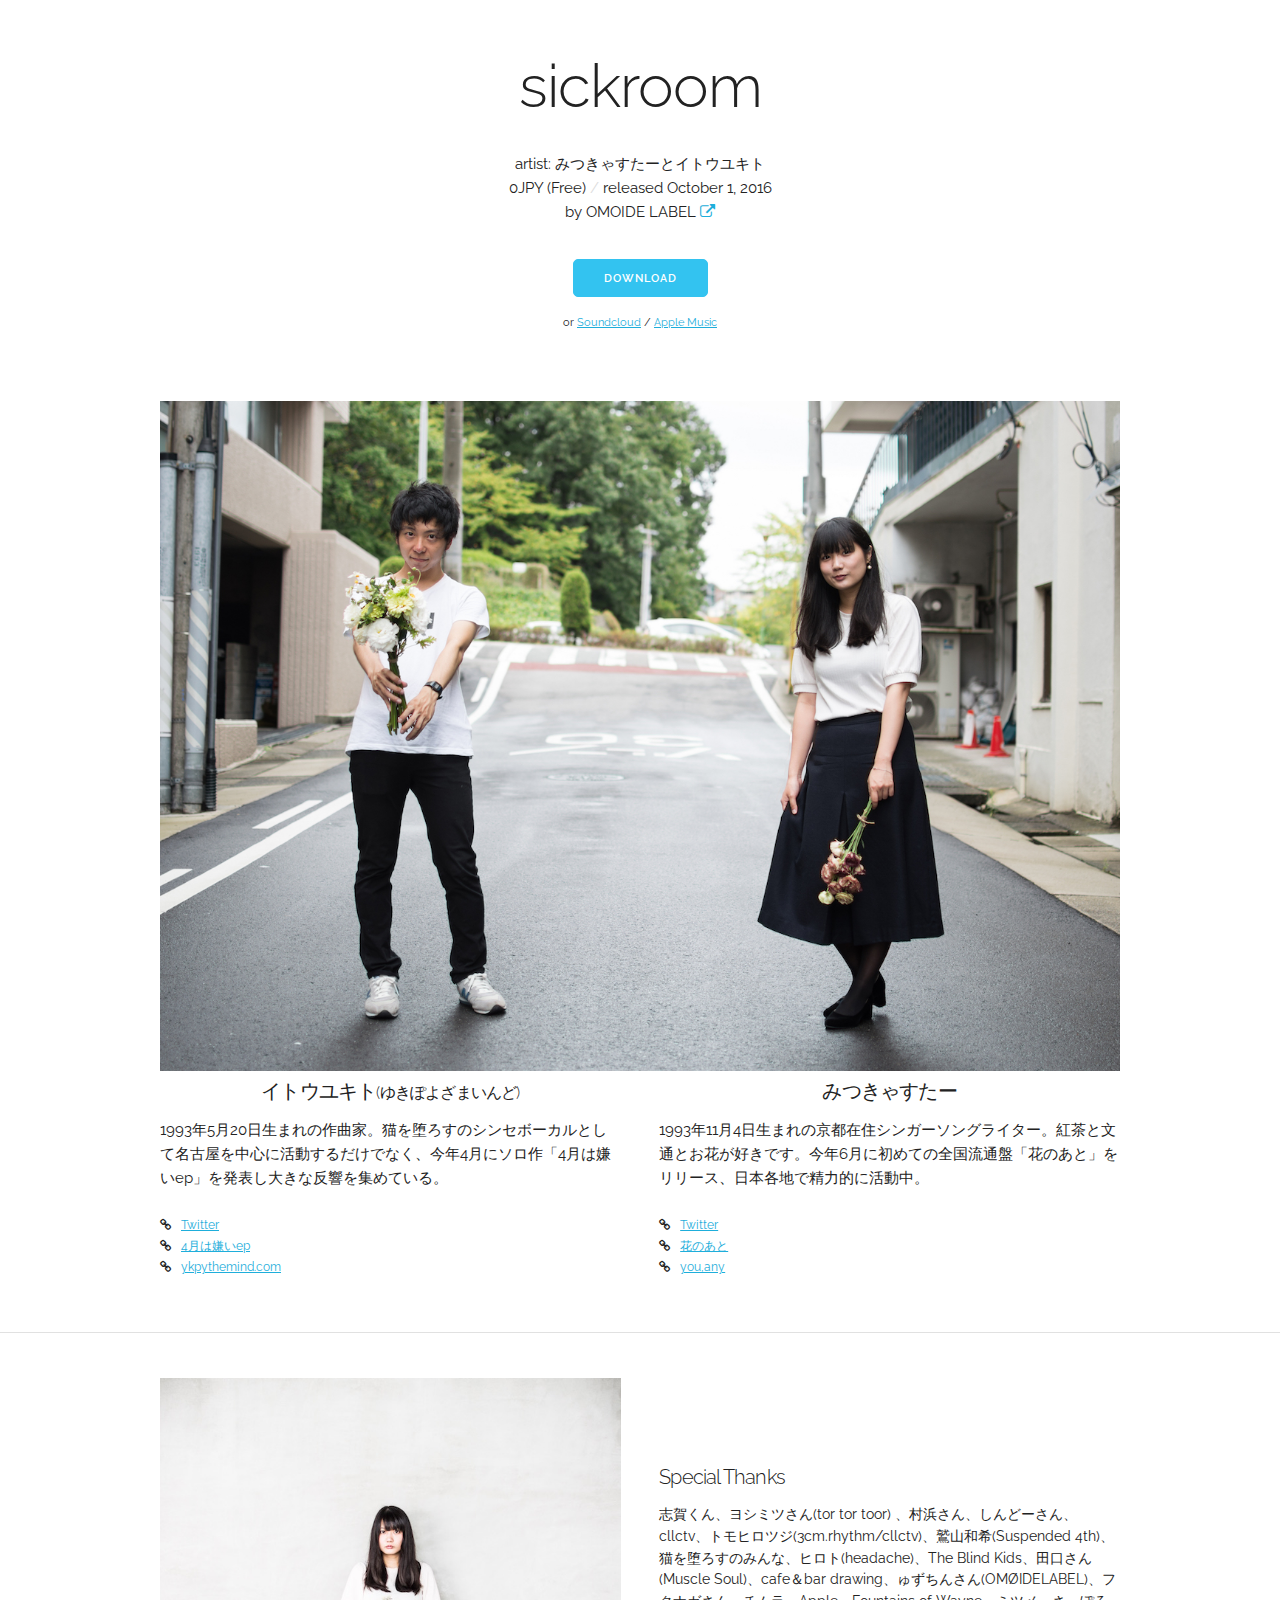
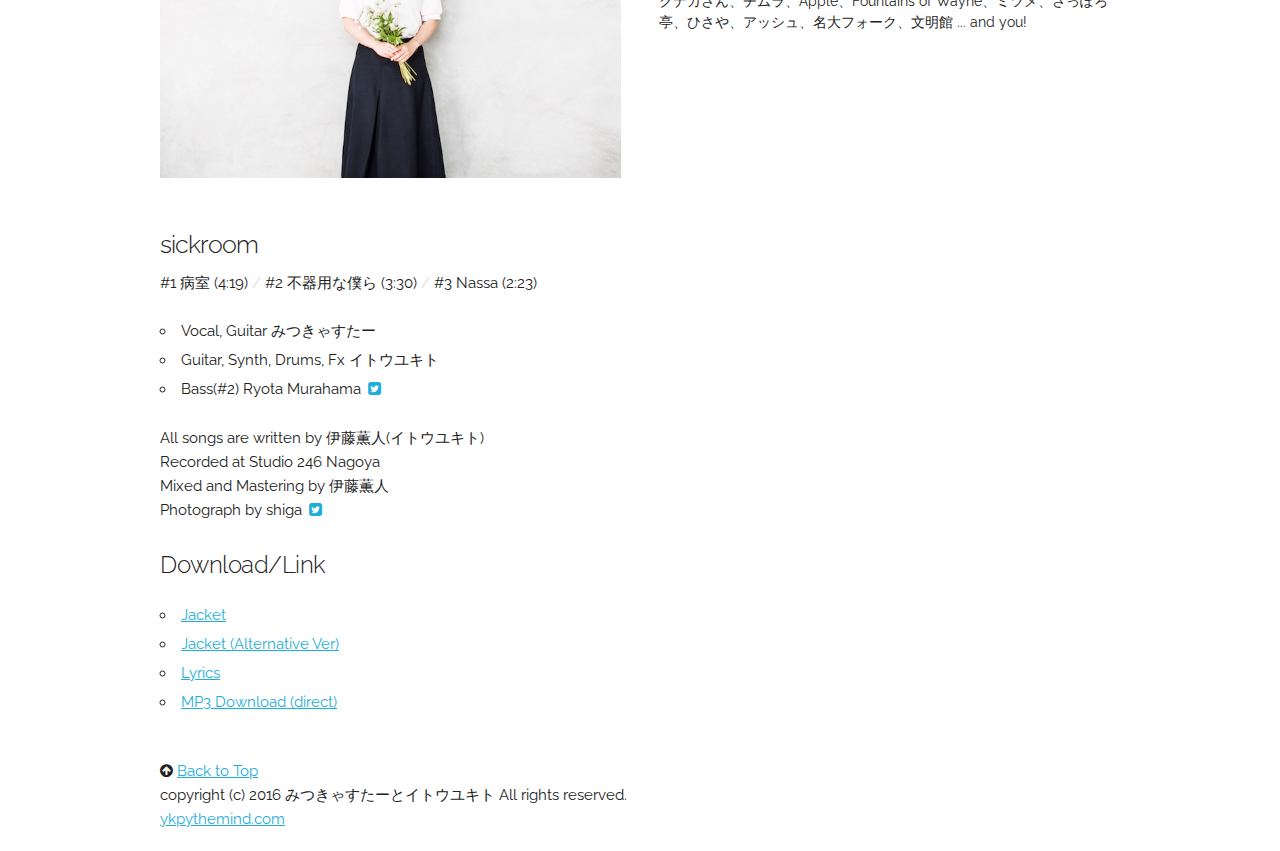
<file: docs/index.html>
<!DOCTYPE html>
<html lang="ja">
<head>

  <!-- Basic Page Needs
  –––––––––––––––––––––––––––––––––––––––––––––––––– -->
  <meta charset="utf-8">
  <title>sickroom</title>
  <meta name="description" content="">
  <meta name="author" content="Yukito Ito">

  <!-- Mobile Specific Metas
  –––––––––––––––––––––––––––––––––––––––––––––––––– -->
  <meta name="viewport" content="width=device-width, initial-scale=1">

  <!-- FONT
  –––––––––––––––––––––––––––––––––––––––––––––––––– -->
  <link href="http://fonts.googleapis.com/css?family=Raleway:400,300,600" rel="stylesheet" type="text/css">
  <link href="http://netdna.bootstrapcdn.com/font-awesome/4.0.3/css/font-awesome.css" rel="stylesheet">

  <!-- CSS
  –––––––––––––––––––––––––––––––––––––––––––––––––– -->
  <link rel="stylesheet" href="css/normalize.css">
  <link rel="stylesheet" href="css/skeleton.css">
  <link rel="stylesheet" href="css/style.css">

  <!-- Scripts
   –––––––––––––––––––––––––––––––––––––––––––––––––– -->
  <script src="js/jquery-1.11.2.min.js"></script>
  <script src="js/myscript.js"></script>
  <script src="js/jquery.easing.1.3.js"></script>
</head>
<body>


  <!-- Primary Page Layout
  –––––––––––––––––––––––––––––––––––––––––––––––––– -->
  <div class="container topzone" id="top">
    <div class="row">
      <div class="twelve columns" style="margin-top: 5rem">
        <h1 style="">sickroom</h1>
        <p>artist: みつきゃすたーとイトウユキト<br>
        0JPY (Free)  <span class="g">/</span> released October 1, 2016  <br>
          by OMOIDE LABEL <a href="http://omoidelabel.bandcamp.com" target="_blank"><i class="fa fa-external-link" aria-hidden="true"></i></a>
         </p>

      </div>
    </div>


    <div class="row downlink">
      <div class="twelve columns downs">
        <a class="button button-primary" href="https://omoidelabel.bandcamp.com/album/sickroom" target="_blank">DOWNLOAD</a>
        <div style="font-size:70%; margin-top:7px;">or <a href="https://soundcloud.com/1bridgeburningsisters/sets/sickroom" target="_blank">Soundcloud</a>
          / <a href="https://itun.es/jp/squDfb" target="_blank">Apple Music</a>
        </div>
      </div>
    </div>

  </div>



  <div class="container" id="profile">
  <img src="img/art_mini_.jpg" class="u-max-full-width">
    <div class="row">
      <div class="one-half column">
        <h4 class="c">イトウユキト<small>(ゆきぽよざまいんど)</small></h4>
        <p>1993年5月20日生まれの作曲家。猫を堕ろすのシンセボーカルとして名古屋を中心に活動するだけでなく、今年4月にソロ作「4月は嫌いep」を発表し大きな反響を集めている。</p>
        <ul class="proflink">
          <li><a href="https://twitter.com/ykpythemind" target="_blank">Twitter</a></li>
          <li><a href="http://ykpythemind.com/hate4" target="_blank">4月は嫌いep</a></li>
          <li><a href="http://ykpythemind.com/" target="_blank">ykpythemind.com</a></li>
        </ul>
      </div>
      <div class="one-half column">
        <h4 class="c">みつきゃすたー</h4>
        <p>1993年11月4日生まれの京都在住シンガーソングライター。紅茶と文通とお花が好きです。今年6月に初めての全国流通盤「花のあと」をリリース、日本各地で精力的に活動中。</p>
        <ul class="proflink">
          <li><a href="https://twitter.com/M_telecaster" target="_blank">Twitter</a></li>
          <li><a href="http://mitsucaster.com/hana" target="_blank">花のあと</a></li>
          <li><a href="http://you-any.jimdo.com" target="_blank">you,any</a></li>
        </ul>

      </div>
    </div>

  </div>


<hr>

    <div class="container" id="credit">
      <div class="row">
        <div class="six columns ">

<div class="creditjacket"></div>
<h3>sickroom</h3>
    #1 病室 (4:19) <span class="g">/</span> #2 不器用な僕ら (3:30) <span class="g">/</span> #3 Nassa (2:23)<br>

<br>
   <ul class="" style="">
     <li>Vocal, Guitar みつきゃすたー</li>
   <li>Guitar, Synth, Drums, Fx イトウユキト</li>
    <li>Bass(#2) Ryota Murahama <a href="https://twitter.com/Lyota1969" target="_blank"><i class="fa fa-fw fa-twitter-square" aria-hidden="true"></i></a> </li>
   </ul>

   <p>All songs are written by 伊藤薫人(イトウユキト)<br>
     Recorded at Studio 246 Nagoya <br>
     Mixed and Mastering by 伊藤薫人 <br>
     Photograph by shiga <a href="https://twitter.com/shigaaaa21" target="_blank"><i class="fa fa-fw fa-twitter-square" aria-hidden="true"></i></a>

   </p>


<h5>Download/Link</h5>
<div class="dow">

  <ul>
  <li><a href="img/jac_ford.jpg">Jacket</a></li>
  <li><a href="img/jac_ford_al.jpg">Jacket (Alternative Ver)</a></li>
    <li><a href="lyrics.html" target="_blank">Lyrics</a></li>
      <li><a href="sickroom_mp3.zip" target="_blank">MP3 Download (direct)</a></li>
</ul>
</div>

        </div>
        <div class="six columns" style="margin-top:10%;">
          <h4>Special Thanks</h4>
          <p class="l">

  志賀くん、ヨシミツさん(tor tor toor) 、村浜さん、しんどーさん、cllctv、トモヒロツジ(3cm.rhythm/cllctv)、鷲山和希(Suspended 4th)、猫を堕ろすのみんな、ヒロト(headache)、The Blind Kids、田口さん(Muscle Soul)、cafe＆bar drawing、ゅずちんさん(OMØIDELABEL)、フクナガさん、チムラ、Apple、Fountains of Wayne、ミツメ、さっぽろ亭、ひさや、アッシュ、名大フォーク、文明館 ... and you!

          </p>
        </div>
      </div>

    </div>


    <div class="container" style="margin-top:2rem;margin-bottom:2rem;">
      <i class="fa fa-arrow-circle-up" aria-hidden="true"></i> <a href="#top" class="scroll">Back to Top</a><br>
        copyright (c) 2016 みつきゃすたーとイトウユキト All rights reserved. <br>
        <a href="http://ykpythemind.com/" target="_blank">ykpythemind.com</a>
    </div>


<!-- End Document
  –––––––––––––––––––––––––––––––––––––––––––––––––– -->
</body>
</html>
</file>
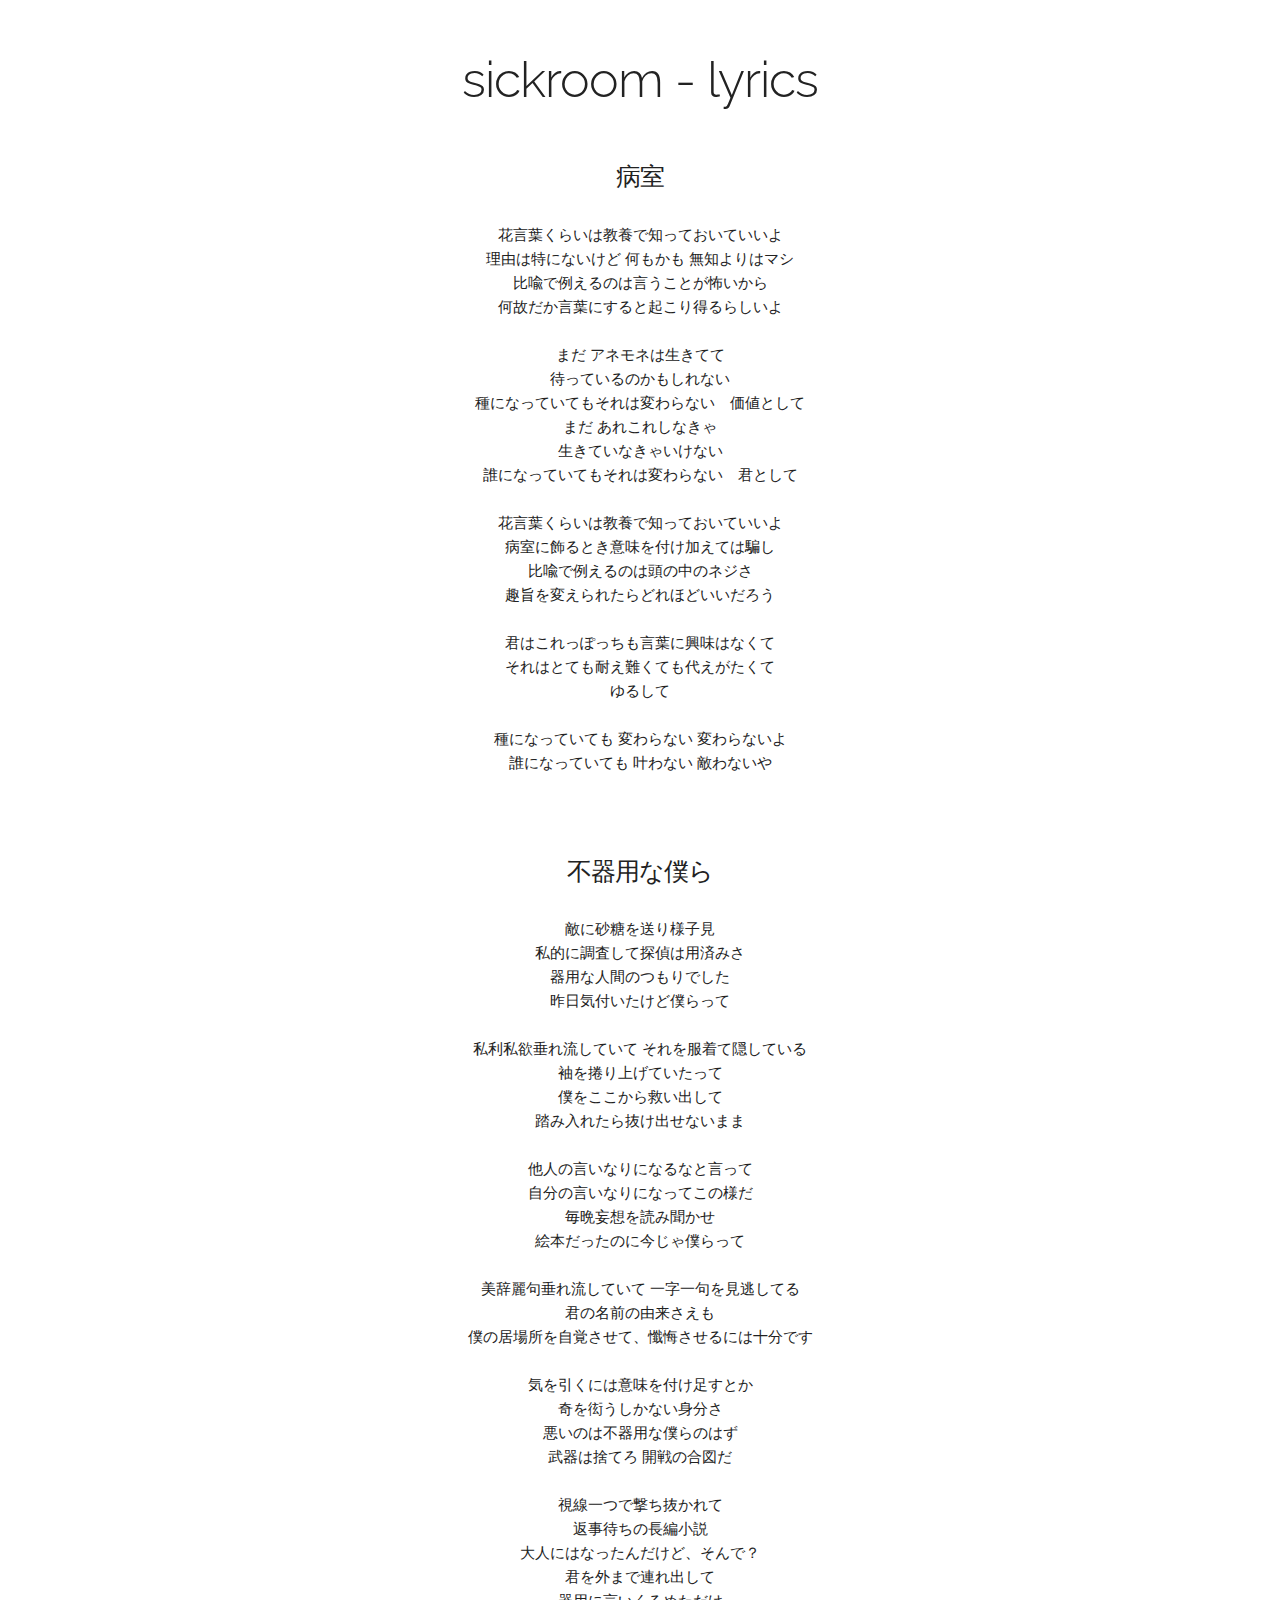
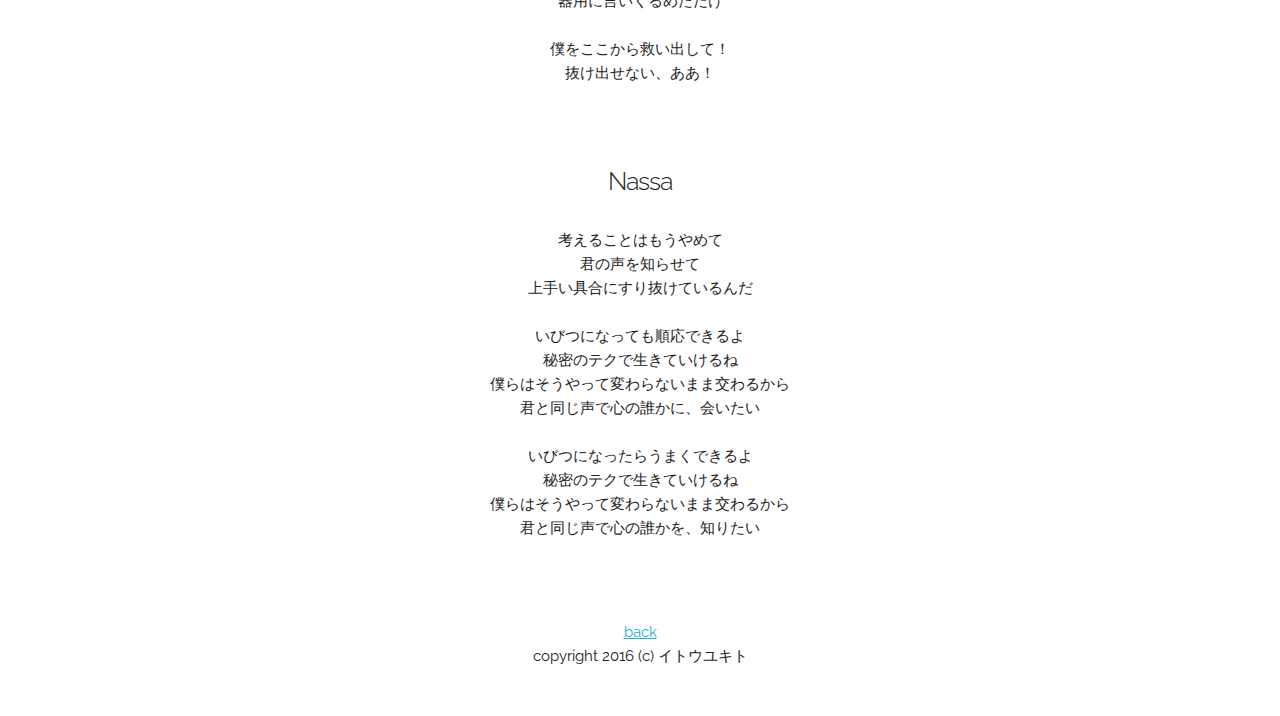
<file: docs/lyrics.html>
<!DOCTYPE html>
<html lang="ja">
<head>

  <!-- Basic Page Needs
  –––––––––––––––––––––––––––––––––––––––––––––––––– -->
  <meta charset="utf-8">
  <title>sickroom - lyrics</title>
  <meta name="description" content="">
  <meta name="author" content="">

  <!-- Mobile Specific Metas
  –––––––––––––––––––––––––––––––––––––––––––––––––– -->
  <meta name="viewport" content="width=device-width, initial-scale=1">

  <!-- FONT
  –––––––––––––––––––––––––––––––––––––––––––––––––– -->
  <link href="http://fonts.googleapis.com/css?family=Raleway:400,300,600" rel="stylesheet" type="text/css">

  <!-- CSS
  –––––––––––––––––––––––––––––––––––––––––––––––––– -->
  <link rel="stylesheet" href="css/normalize.css">
  <link rel="stylesheet" href="css/skeleton.css">
  <link rel="stylesheet" href="css/style.css">

  <!-- Scripts
   –––––––––––––––––––––––––––––––––––––––––––––––––– -->
   <script src="js/jquery-1.11.2.min.js"></script>
   <script src="js/myscript.js"></script>
   <style type="text/css">
   h1{  margin:5rem auto;width:60%; font-size:5rem; text-align:center;}
    h3{margin-top:2rem; margin-bottom: 3rem;}

    .ly{ margin-bottom:8rem; }

   </style>
</head>
<body>

<h1 style="">sickroom - lyrics</h1>


<div class="container" >

<div style="text-align:center;">

  <div class="ly">
<h3>病室 </h3>


花言葉くらいは教養で知っておいていいよ <br>
理由は特にないけど 何もかも 無知よりはマシ<br>
比喩で例えるのは言うことが怖いから<br>
何故だか言葉にすると起こり得るらしいよ<br>
<br>
まだ アネモネは生きてて<br>
待っているのかもしれない<br>
種になっていてもそれは変わらない　価値として<br>
まだ あれこれしなきゃ<br>
生きていなきゃいけない<br>
誰になっていてもそれは変わらない　君として<br>
<br>
花言葉くらいは教養で知っておいていいよ<br>
病室に飾るとき意味を付け加えては騙し<br>
比喩で例えるのは頭の中のネジさ<br>
趣旨を変えられたらどれほどいいだろう<br>
<br>
君はこれっぽっちも言葉に興味はなくて<br>
それはとても耐え難くても代えがたくて<br>
ゆるして<br>
<br>
種になっていても 変わらない 変わらないよ<br>
誰になっていても 叶わない 敵わないや <br>

</div>


<div class="ly">


<h3>不器用な僕ら</h3>


敵に砂糖を送り様子見<br>
私的に調査して探偵は用済みさ<br>
器用な人間のつもりでした<br>
昨日気付いたけど僕らって<br>
<br>
私利私欲垂れ流していて それを服着て隠している<br>
袖を捲り上げていたって<br>
僕をここから救い出して<br>
踏み入れたら抜け出せないまま<br>
<br>
他人の言いなりになるなと言って<br>
自分の言いなりになってこの様だ<br>
毎晩妄想を読み聞かせ<br>
絵本だったのに今じゃ僕らって<br>
<br>
美辞麗句垂れ流していて 一字一句を見逃してる<br>
君の名前の由来さえも<br>
僕の居場所を自覚させて、懺悔させるには十分です<br>
<br>
気を引くには意味を付け足すとか<br>
奇を衒うしかない身分さ<br>
悪いのは不器用な僕らのはず<br>
武器は捨てろ 開戦の合図だ <br>
<br>
視線一つで撃ち抜かれて<br>
返事待ちの長編小説<br>
大人にはなったんだけど、そんで？<br>
君を外まで連れ出して<br>
器用に言いくるめただけ <br>
<br>
僕をここから救い出して！<br>
抜け出せない、ああ！ <br>


</div>

<div class="ly">

<h3>Nassa</h3>


考えることはもうやめて <br>
君の声を知らせて <br>
上手い具合にすり抜けているんだ <br>
 <br>
いびつになっても順応できるよ <br>
秘密のテクで生きていけるね <br>
僕らはそうやって変わらないまま交わるから <br>
君と同じ声で心の誰かに、会いたい <br>
 <br>
いびつになったらうまくできるよ <br>
秘密のテクで生きていけるね <br>
僕らはそうやって変わらないまま交わるから <br>
君と同じ声で心の誰かを、知りたい <br>

</div>



<a href="index.html">back</a><br>
copyright 2016 (c) イトウユキト

</div>
<br><br>

</div>

<!-- End Document
  –––––––––––––––––––––––––––––––––––––––––––––––––– -->
</body>
</html>
</file>
<file: docs/css/skeleton.css>
/*
* Skeleton V2.0.4
* Copyright 2014, Dave Gamache
* www.getskeleton.com
* Free to use under the MIT license.
* http://www.opensource.org/licenses/mit-license.php
* 12/29/2014
*/


/* Table of contents
––––––––––––––––––––––––––––––––––––––––––––––––––
- Grid
- Base Styles
- Typography
- Links
- Buttons
- Forms
- Lists
- Code
- Tables
- Spacing
- Utilities
- Clearing
- Media Queries
*/


/* Grid
–––––––––––––––––––––––––––––––––––––––––––––––––– */
.container {
  position: relative;
  width: 100%;
  max-width: 960px;
  margin: 0 auto;
  padding: 0 20px;
  box-sizing: border-box; }
.column,
.columns {
  width: 100%;
  float: left;
  box-sizing: border-box; }

/* For devices larger than 400px */
@media (min-width: 400px) {
  .container {
    width: 85%;
    padding: 0; }
}

/* For devices larger than 550px */
@media (min-width: 550px) {
  .container {
    width: 80%; }
  .column,
  .columns {
    margin-left: 4%; }
  .column:first-child,
  .columns:first-child {
    margin-left: 0; }

  .one.column,
  .one.columns                    { width: 4.66666666667%; }
  .two.columns                    { width: 13.3333333333%; }
  .three.columns                  { width: 22%;            }
  .four.columns                   { width: 30.6666666667%; }
  .five.columns                   { width: 39.3333333333%; }
  .six.columns                    { width: 48%;            }
  .seven.columns                  { width: 56.6666666667%; }
  .eight.columns                  { width: 65.3333333333%; }
  .nine.columns                   { width: 74.0%;          }
  .ten.columns                    { width: 82.6666666667%; }
  .eleven.columns                 { width: 91.3333333333%; }
  .twelve.columns                 { width: 100%; margin-left: 0; }

  .one-third.column               { width: 30.6666666667%; }
  .two-thirds.column              { width: 65.3333333333%; }

  .one-half.column                { width: 48%; }

  /* Offsets */
  .offset-by-one.column,
  .offset-by-one.columns          { margin-left: 8.66666666667%; }
  .offset-by-two.column,
  .offset-by-two.columns          { margin-left: 17.3333333333%; }
  .offset-by-three.column,
  .offset-by-three.columns        { margin-left: 26%;            }
  .offset-by-four.column,
  .offset-by-four.columns         { margin-left: 34.6666666667%; }
  .offset-by-five.column,
  .offset-by-five.columns         { margin-left: 43.3333333333%; }
  .offset-by-six.column,
  .offset-by-six.columns          { margin-left: 52%;            }
  .offset-by-seven.column,
  .offset-by-seven.columns        { margin-left: 60.6666666667%; }
  .offset-by-eight.column,
  .offset-by-eight.columns        { margin-left: 69.3333333333%; }
  .offset-by-nine.column,
  .offset-by-nine.columns         { margin-left: 78.0%;          }
  .offset-by-ten.column,
  .offset-by-ten.columns          { margin-left: 86.6666666667%; }
  .offset-by-eleven.column,
  .offset-by-eleven.columns       { margin-left: 95.3333333333%; }

  .offset-by-one-third.column,
  .offset-by-one-third.columns    { margin-left: 34.6666666667%; }
  .offset-by-two-thirds.column,
  .offset-by-two-thirds.columns   { margin-left: 69.3333333333%; }

  .offset-by-one-half.column,
  .offset-by-one-half.columns     { margin-left: 52%; }

}


/* Base Styles
–––––––––––––––––––––––––––––––––––––––––––––––––– */
/* NOTE
html is set to 62.5% so that all the REM measurements throughout Skeleton
are based on 10px sizing. So basically 1.5rem = 15px :) */
html {
  font-size: 62.5%; }
body {
  font-size: 1.5em; /* currently ems cause chrome bug misinterpreting rems on body element */
  line-height: 1.6;
  font-weight: 400;
  font-family: "Raleway", "HelveticaNeue", "Helvetica Neue", Helvetica, Arial, sans-serif;
  color: #222; }


/* Typography
–––––––––––––––––––––––––––––––––––––––––––––––––– */
h1, h2, h3, h4, h5, h6 {
  margin-top: 0;
  margin-bottom: 2rem;
  font-weight: 300; }
h1 { font-size: 4.0rem; line-height: 1.2;  letter-spacing: -.1rem;}
h2 { font-size: 3.6rem; line-height: 1.25; letter-spacing: -.1rem; }
h3 { font-size: 3.0rem; line-height: 1.3;  letter-spacing: -.1rem; }
h4 { font-size: 2.4rem; line-height: 1.35; letter-spacing: -.08rem; }
h5 { font-size: 1.8rem; line-height: 1.5;  letter-spacing: -.05rem; }
h6 { font-size: 1.5rem; line-height: 1.6;  letter-spacing: 0; }

/* Larger than phablet */
@media (min-width: 550px) {
  h1 { font-size: 5.0rem; }
  h2 { font-size: 4.2rem; }
  h3 { font-size: 3.6rem; }
  h4 { font-size: 3.0rem; }
  h5 { font-size: 2.4rem; }
  h6 { font-size: 1.5rem; }
}

p {
  margin-top: 0; }


/* Links
–––––––––––––––––––––––––––––––––––––––––––––––––– */
a {
  color: #1EAEDB; }
a:hover {
  color: #0FA0CE; }


/* Buttons
–––––––––––––––––––––––––––––––––––––––––––––––––– */
.button,
button,
input[type="submit"],
input[type="reset"],
input[type="button"] {
  display: inline-block;
  height: 38px;
  padding: 0 30px;
  color: #555;
  text-align: center;
  font-size: 11px;
  font-weight: 600;
  line-height: 38px;
  letter-spacing: .1rem;
  text-transform: uppercase;
  text-decoration: none;
  white-space: nowrap;
  background-color: transparent;
  border-radius: 4px;
  border: 1px solid #bbb;
  cursor: pointer;
  box-sizing: border-box; }
.button:hover,
button:hover,
input[type="submit"]:hover,
input[type="reset"]:hover,
input[type="button"]:hover,
.button:focus,
button:focus,
input[type="submit"]:focus,
input[type="reset"]:focus,
input[type="button"]:focus {
  color: #333;
  border-color: #888;
  outline: 0; }
.button.button-primary,
button.button-primary,
input[type="submit"].button-primary,
input[type="reset"].button-primary,
input[type="button"].button-primary {
  color: #FFF;
  background-color: #33C3F0;
  border-color: #33C3F0; }
.button.button-primary:hover,
button.button-primary:hover,
input[type="submit"].button-primary:hover,
input[type="reset"].button-primary:hover,
input[type="button"].button-primary:hover,
.button.button-primary:focus,
button.button-primary:focus,
input[type="submit"].button-primary:focus,
input[type="reset"].button-primary:focus,
input[type="button"].button-primary:focus {
  color: #FFF;
  background-color: #1EAEDB;
  border-color: #1EAEDB; }


/* Forms
–––––––––––––––––––––––––––––––––––––––––––––––––– */
input[type="email"],
input[type="number"],
input[type="search"],
input[type="text"],
input[type="tel"],
input[type="url"],
input[type="password"],
textarea,
select {
  height: 38px;
  padding: 6px 10px; /* The 6px vertically centers text on FF, ignored by Webkit */
  background-color: #fff;
  border: 1px solid #D1D1D1;
  border-radius: 4px;
  box-shadow: none;
  box-sizing: border-box; }
/* Removes awkward default styles on some inputs for iOS */
input[type="email"],
input[type="number"],
input[type="search"],
input[type="text"],
input[type="tel"],
input[type="url"],
input[type="password"],
textarea {
  -webkit-appearance: none;
     -moz-appearance: none;
          appearance: none; }
textarea {
  min-height: 65px;
  padding-top: 6px;
  padding-bottom: 6px; }
input[type="email"]:focus,
input[type="number"]:focus,
input[type="search"]:focus,
input[type="text"]:focus,
input[type="tel"]:focus,
input[type="url"]:focus,
input[type="password"]:focus,
textarea:focus,
select:focus {
  border: 1px solid #33C3F0;
  outline: 0; }
label,
legend {
  display: block;
  margin-bottom: .5rem;
  font-weight: 600; }
fieldset {
  padding: 0;
  border-width: 0; }
input[type="checkbox"],
input[type="radio"] {
  display: inline; }
label > .label-body {
  display: inline-block;
  margin-left: .5rem;
  font-weight: normal; }


/* Lists
–––––––––––––––––––––––––––––––––––––––––––––––––– */
ul {
  list-style: circle inside; }
ol {
  list-style: decimal inside; }
ol, ul {
  padding-left: 0;
  margin-top: 0; }
ul ul,
ul ol,
ol ol,
ol ul {
  margin: 1.5rem 0 1.5rem 3rem;
  font-size: 90%; }
li {
  margin-bottom: 1rem; }


/* Code
–––––––––––––––––––––––––––––––––––––––––––––––––– */
code {
  padding: .2rem .5rem;
  margin: 0 .2rem;
  font-size: 90%;
  white-space: nowrap;
  background: #F1F1F1;
  border: 1px solid #E1E1E1;
  border-radius: 4px; }
pre > code {
  display: block;
  padding: 1rem 1.5rem;
  white-space: pre; }


/* Tables
–––––––––––––––––––––––––––––––––––––––––––––––––– */
th,
td {
  padding: 12px 15px;
  text-align: left;
  border-bottom: 1px solid #E1E1E1; }
th:first-child,
td:first-child {
  padding-left: 0; }
th:last-child,
td:last-child {
  padding-right: 0; }


/* Spacing
–––––––––––––––––––––––––––––––––––––––––––––––––– */
button,
.button {
  margin-bottom: 1rem; }
input,
textarea,
select,
fieldset {
  margin-bottom: 1.5rem; }
pre,
blockquote,
dl,
figure,
table,
p,
ul,
ol,
form {
  margin-bottom: 2.5rem; }


/* Utilities
–––––––––––––––––––––––––––––––––––––––––––––––––– */
.u-full-width {
  width: 100%;
  box-sizing: border-box; }
.u-max-full-width {
  max-width: 100%;
  box-sizing: border-box; }
.u-pull-right {
  float: right; }
.u-pull-left {
  float: left; }


/* Misc
–––––––––––––––––––––––––––––––––––––––––––––––––– */
hr {
  margin-top: 3rem;
  margin-bottom: 3.5rem;
  border-width: 0;
  border-top: 1px solid #E1E1E1; }


/* Clearing
–––––––––––––––––––––––––––––––––––––––––––––––––– */

/* Self Clearing Goodness */
.container:after,
.row:after,
.u-cf {
  content: "";
  display: table;
  clear: both; }


/* Media Queries
–––––––––––––––––––––––––––––––––––––––––––––––––– */
/*
Note: The best way to structure the use of media queries is to create the queries
near the relevant code. For example, if you wanted to change the styles for buttons
on small devices, paste the mobile query code up in the buttons section and style it
there.
*/


/* Larger than mobile */
@media (min-width: 400px) {}

/* Larger than phablet (also point when grid becomes active) */
@media (min-width: 550px) {}

/* Larger than tablet */
@media (min-width: 750px) {}

/* Larger than desktop */
@media (min-width: 1000px) {}

/* Larger than Desktop HD */
@media (min-width: 1200px) {}
</file>
<file: docs/css/style.css>
/* Shared
–––––––––––––––––––––––––––––––––––––––––––––––––– */
.button {
  border-radius: 5px;
}
.g{ color:#ddd; }
.c{ text-align: center;}

.down{display: inline-block;
height: 38px;
padding: 0 18px;
color: #555;
text-align: center;
font-size: 11px;
font-weight: 600;
line-height: 38px;
letter-spacing: .1rem;
text-transform: uppercase;
text-decoration: none;
white-space: nowrap;
background-color: transparent;
border-radius: 4px;
border: 1px solid #bbb;
cursor: pointer;
box-sizing: border-box; }


.columns{ text-align: center;}
h1{ font-size:6rem; margin-bottom:3.5rem;}
h3{ font-size:2.5rem; margin-bottom:1rem;}
h4{ font-size:2rem; margin-bottom:0.5rem;}


ul li{ margin-bottom:0.5rem;}


.proflink{line-height: 2rem;}
.proflink li{ margin-bottom:0.1rem;
  margin-top:0;
  padding:0px;
list-style-type:none;
font-size:1.2rem;}
.proflink li:before{ font-family: FontAwesome;
  content: '\f0c1'; /* アイコンのunicode */
margin-right:10px;}
.proflink a{  }


.sink{
  font-size:4rem;
  margin:0 auto;
  width:100%;
  text-align: center;
  padding-top:3rem;
  color:#d2caca;
  opacity:1;
}
.br-sp{display: block;}
.nnn{ font-weight: bold;}

.topzone{ margin-bottom:7rem; }


/* prof
–––––––––––––––––––––––––––––––––––––––––––––––––– */

#profile{ margin-top:5rem; }


#credit .columns{ text-align: left;}


.creditjacket{  width:100%; height:400px;
/*  height:400px;*/
margin:1rem auto;
background-image: url('../img/jac_ford_al_mini.jpg');
background-size: cover;
background-repeat: no-repeat;
background-position:center center;
margin-bottom:5rem;}


.navouter{ position:fixed; top:30px; right:0px;
  /*動的にrightを決めたい… */

z-index: 1;
display:none;
padding:0.5rem 1rem 0.5rem 1rem;

margin:0px;
margin-right:-200px;

background-color:#ccc; opacity:0.7;
border-top-left-radius :5px;
border-bottom-left-radius: 5px;

transition: margin-right 1s ease-out 0s;
-moz-transition: margin-right 1s ease-out 0s;
-webkit-transition: margin-right 1s ease-out 0s;
 }

.navnyu{
margin-right:0px;

}

.navsp{ text-decoration: none;
/*  color:#b0a7a7 ;*/
color:#140404;
  -webkit-transition: color 2s ease-out 0s;
  transition: color 2s ease-out 0s;
  -webkit-transition: opacity 2s ease-out 0s;
transition: opacity 2s ease-out 0s;
  opacity:1;

}
.nav a{text-decoration: none;}

.nav2{ color:#140404; opacity: 1;
 }


@keyframes fadeIn {
    0% {opacity: 0}
    100% {opacity: 1}
}

@-webkit-keyframes fadeIn {
    0% {opacity: 0}
    100% {opacity: 1}
}


/* Hero
–––––––––––––––––––––––––––––––––––––––––––––––––– */
#header{
	background-image: url('../img/bg_pc.jpg');
  background-size: cover;
 background-repeat: no-repeat;
background-position:center center;
 height:100vh;
 width:100%;
 min-height:500px;
 max-height:1000px;


 	/*display: flex;
 	justify-content: center;
 	align-items: center;*/

}

/* Values
–––––––––––––––––––––––––––––––––––––––––––––––––– */
.values {
  background-image: url('../images/values-bg.jpg');
  background-size: cover;
  color: #fff;
  padding-bottom: 5rem;
}
.value-multiplier {
  margin-bottom: .5rem;
  color: #11DFC7;
}
.value-heading {
  margin-bottom: .3rem;
}
.value-description {
  opacity: .8;
  font-weight: 300;
}

/* download link
–––––––––––––––––––––––––––––––––––––––––––––––––– */
.downlink{ text-align: center; margin-top:1rem;}

.l{font-size:90%;}






/* Bigger than 550 */
@media (min-width: 550px) {
  .section {
    padding: 12rem 0 11rem;
  }
  .hero {
    padding-bottom: 12rem;
    text-align: left;
    height: 165px;
  }

.downlink{  }

h1{ margin-bottom:3rem;}
h4{ margin-bottom:1.3rem; }

.prof1{ text-align: right;}

.s1{}

.navouter{display:block;}

.br-sp{display: none;}
.sink{font-size:4rem; padding-top:7rem;}


}

/* Bigger than 750 */
@media (min-width: 750px) {
  .hero {
    height: 190px;
  }
.sink{font-size:5rem;}


}

/* Bigger than 1000 */
@media (min-width: 1000px) {
  .section {
    padding: 20rem 0 19rem;
  }
  .hero {
    padding: 22rem 0;
  }

}
</file>
